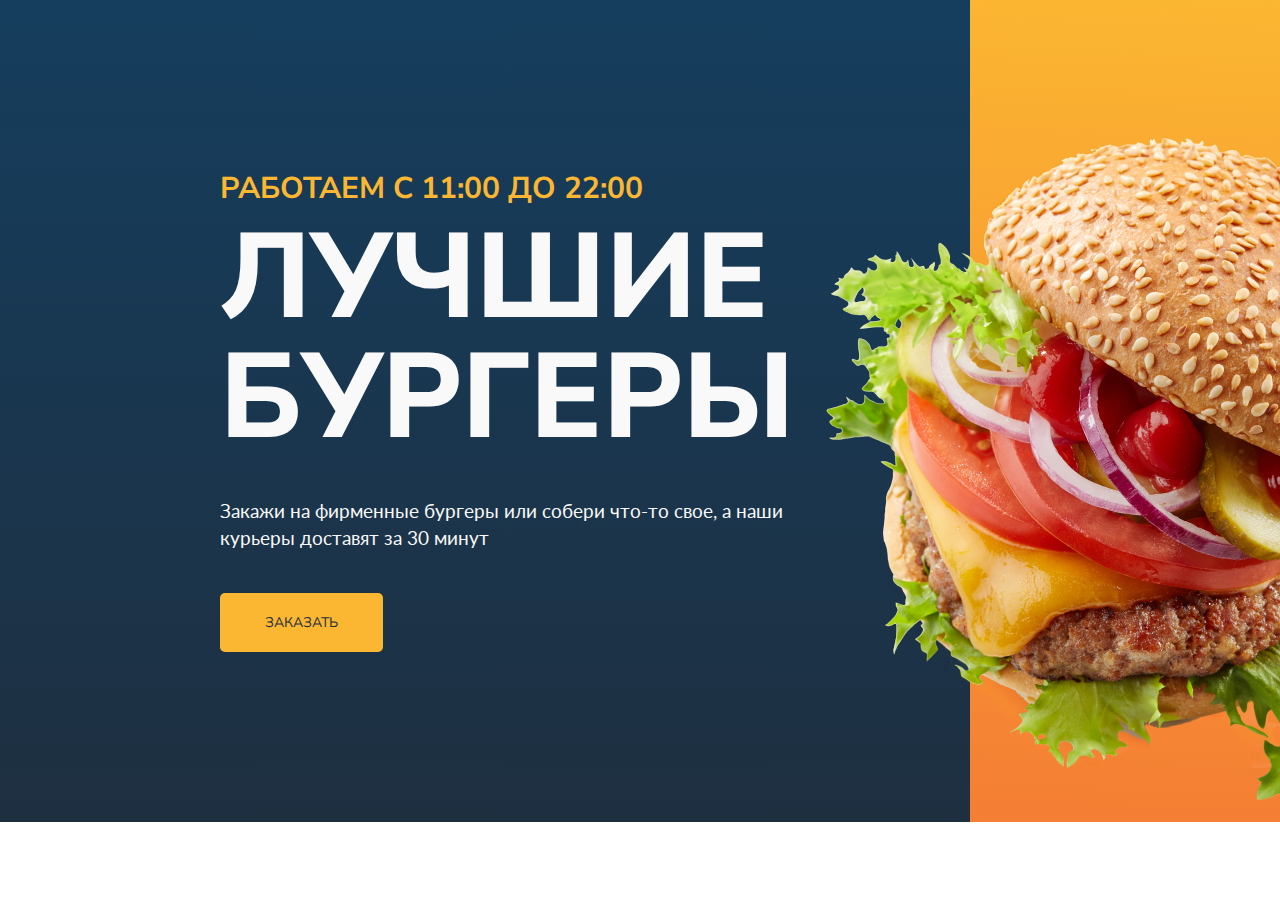
<file: index.html>
﻿<!DOCTYPE html>

<html lang="en" xmlns="http://www.w3.org/1999/xhtml">
<head>
    <meta charset="utf-8" />
    <meta http-equiv="X-UA-Compatible" content="IE=edge">
    <meta name="viewport" content="width=device-width, initial-scale=1.0">
    <title>Document</title>
    <link rel="preconnect" href="https://fonts.googleapis.com">
    <link rel="preconnect" href="https://fonts.gstatic.com" crossorigin>
    <link href="https://fonts.googleapis.com/css2?family=Lato&family=Nunito+Sans:wght@700;800&display=swap" rel="stylesheet">
    <link rel="stylesheet" href="style/main.css" />
</head>
<body>
    <div class="main">
        <div class="container">
            <div class="text">
                <h1 class="title">
                    <span>работаем с 11:00 до 22:00</span>
                    Лучшие бургеры
                </h1>
                <p>Закажи на фирменные бургеры или собери что-то свое, а&nbspнаши курьеры доставят за 30 минут</p>
                <a href="#">Заказать</a>
            </div>
            <div class="visual">
                <div class="bg"></div>
                <img src="image/burger.png" alt="Burger" />
            </div>
        </div>
    </div>
</body>
</html>
</file>
<file: style/main.css>
*{
    margin:0;
    padding:0; 
}
body {
        font-family: 'Nunito Sans', sans-serif;
}
.main {
    background: linear-gradient(180deg, #0C4C7B -100%, #1E2F40 100%);
}
.container{
    max-width: 1180px;
    margin: 0 auto;
    display: flex;
    justify-content: space-between;

}
.text{
    color: #FAF9F9;
    flex: 0 0 580px;
    padding-top: 170px;
    padding: 170px;
}
h1{
    font-size: 120px;
    font-weight: 800;
    text-transform: uppercase;
    line-height: 120px;
    margin-bottom: 40px;
}
h1 span{
    color: #fbb731;
    font-size: 30px;
    font-weight: 700;
    line-height: 38px;
    display: block;
    margin-bottom: 10px;
}
p {
    font-family: 'Lato', sans-serif;
    font-size: 19px;
    line-height: 1.4;
    margin-bottom: 42px;
}
a {
    color: #1E2F40;
    background-color: #FBB731;
    border-radius: 5px;
    text-decoration: none;
    padding: 20px 45px;
    display: inline-block;
    text-transform: uppercase;
    font-size: 14px;

}
.visual{
    flex-grow: 1;
    display: flex;
    justify-content: flex-end;
    position: relative;
}
.bg {
    width: 432px;
    height: 100%;
    background: linear-gradient(2.42deg, #F37335 -19.6%, #FBB731 100.79%, #FDC830 100.79%);
}
img {
    width: 829px;
    position: absolute;
    right: -168px;
}
</file>
